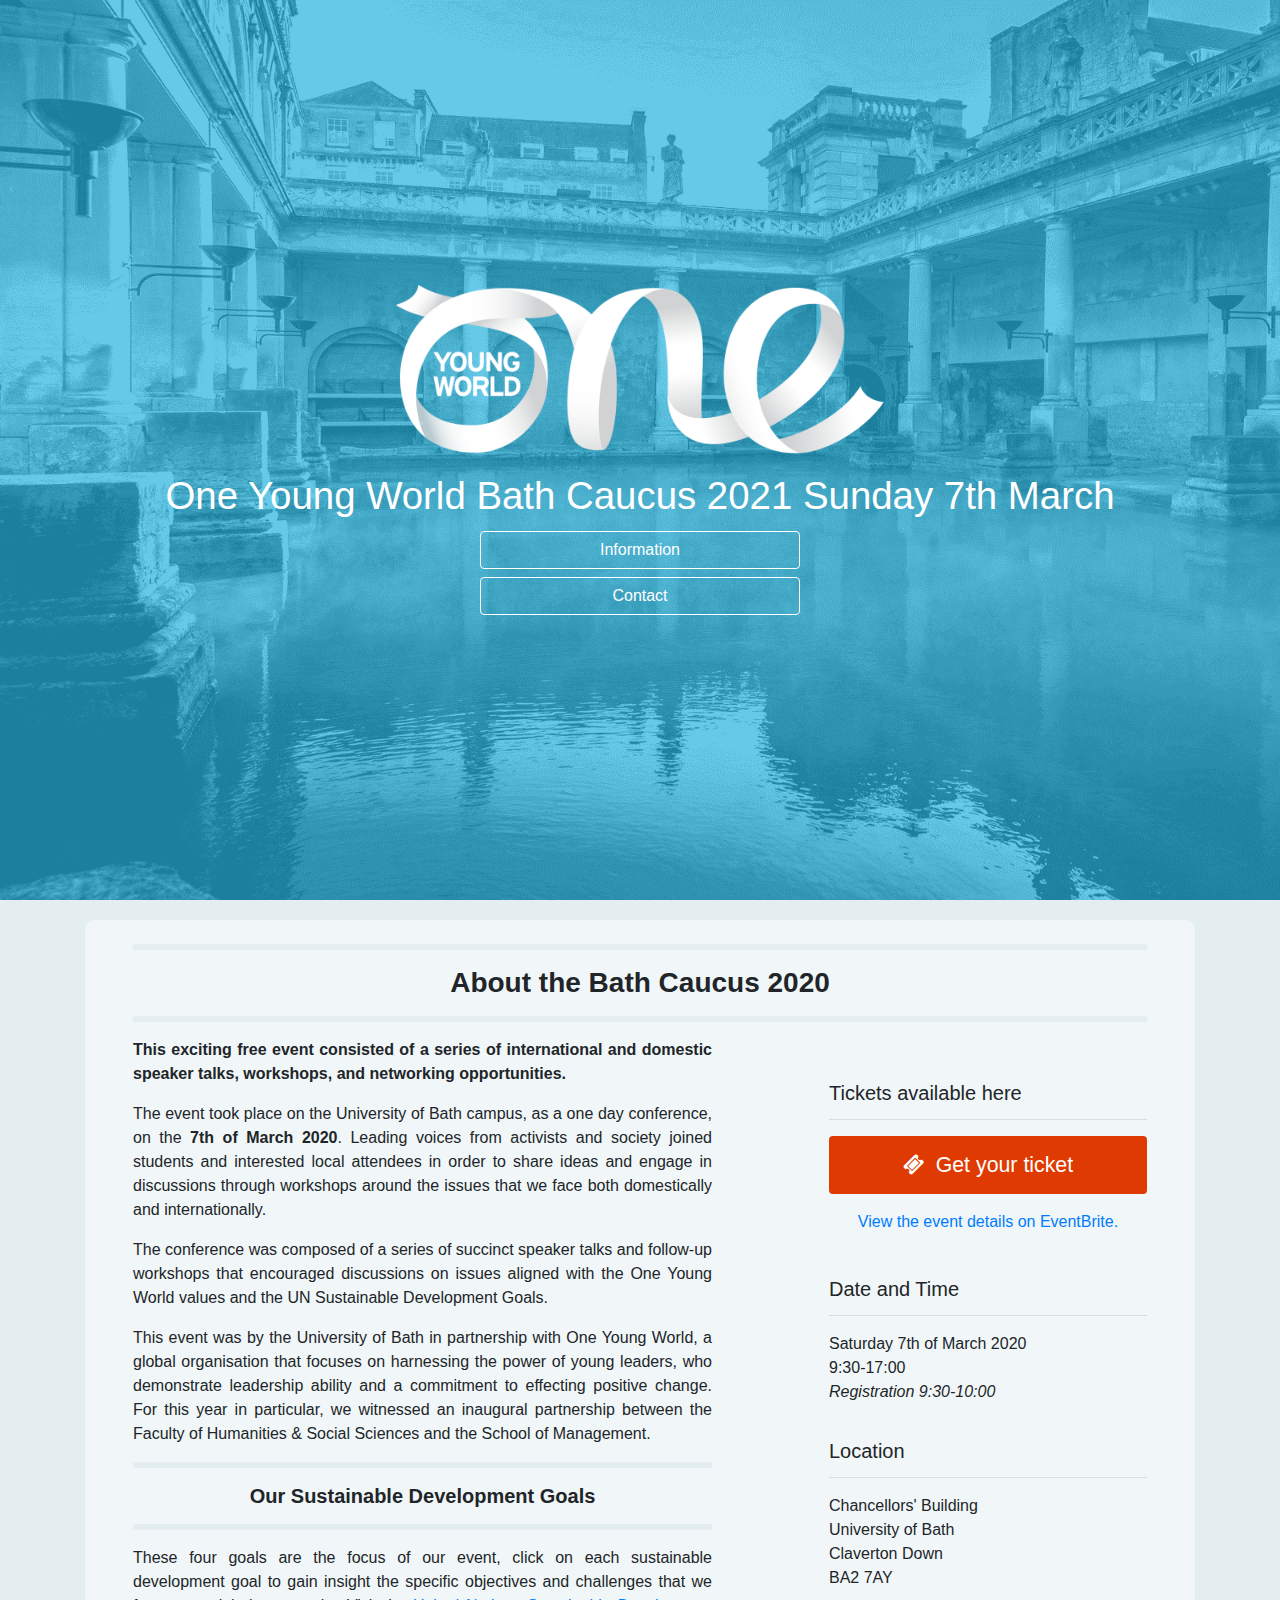
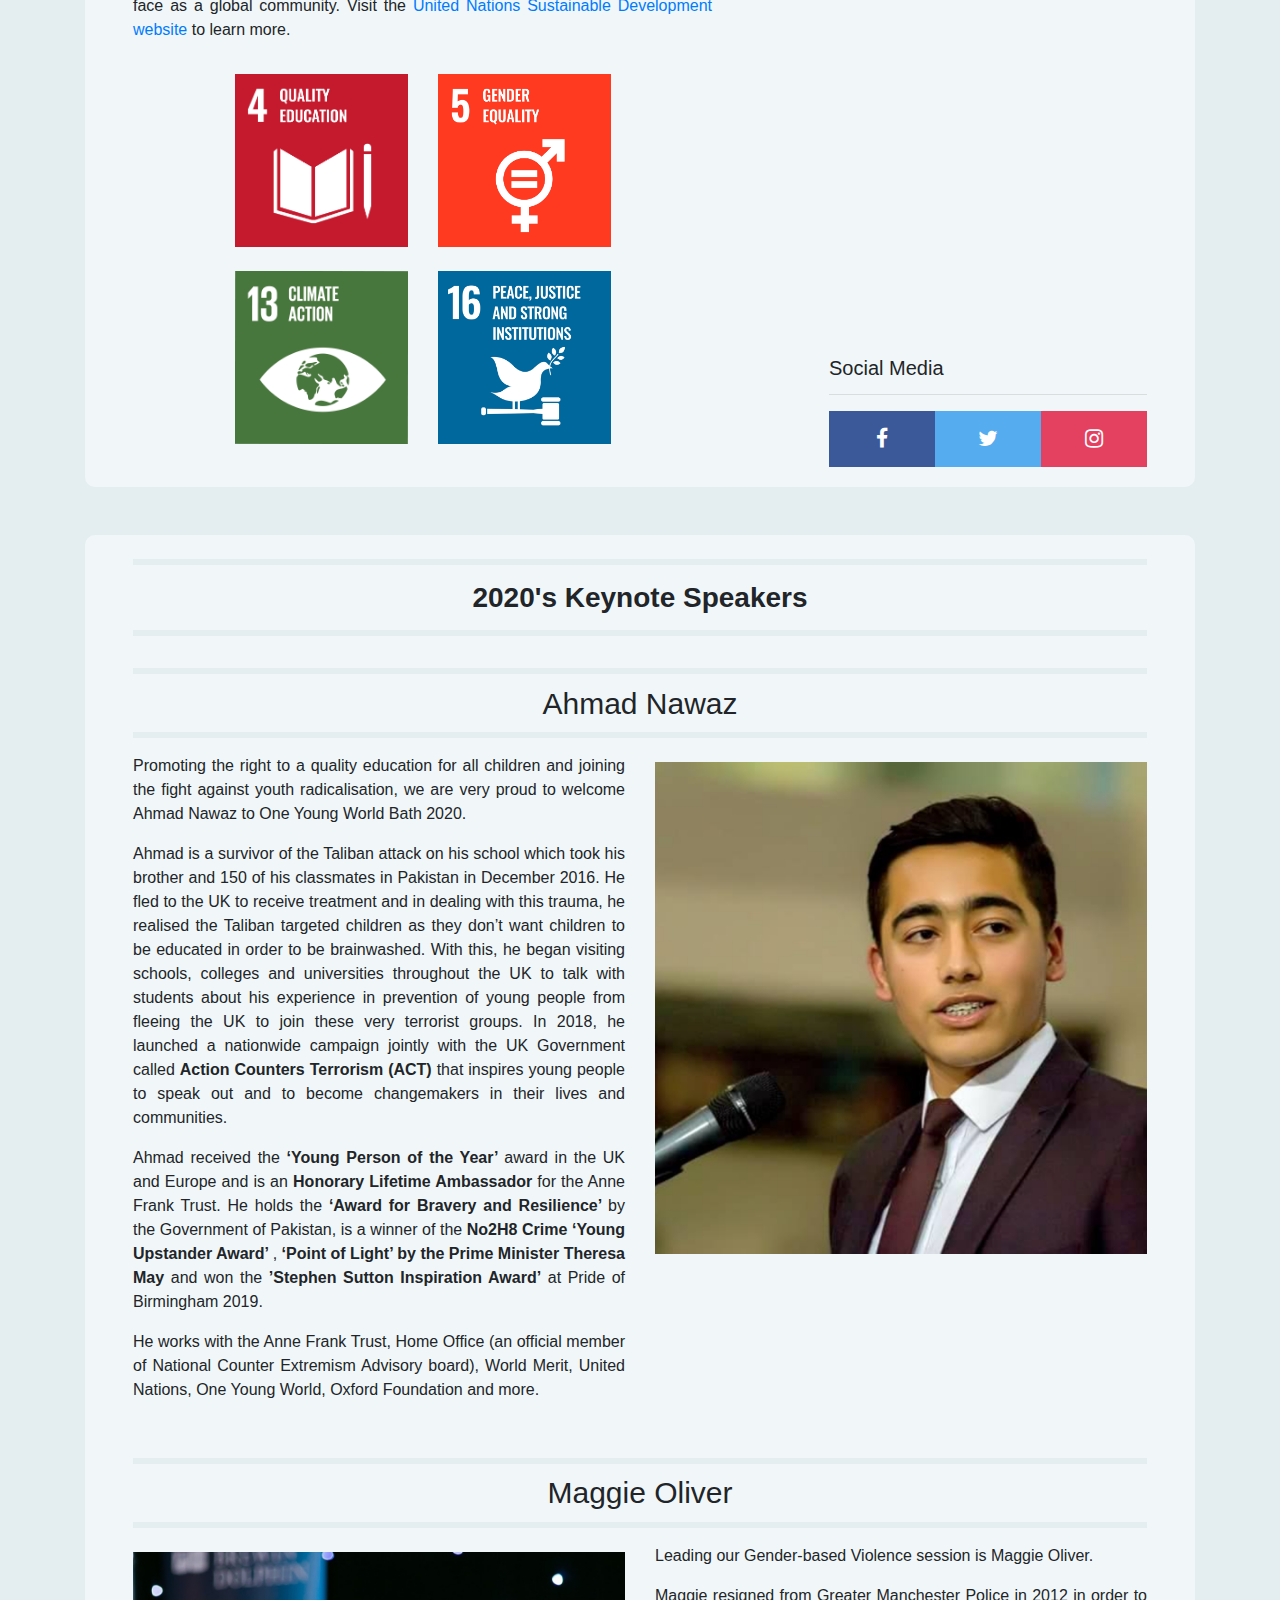
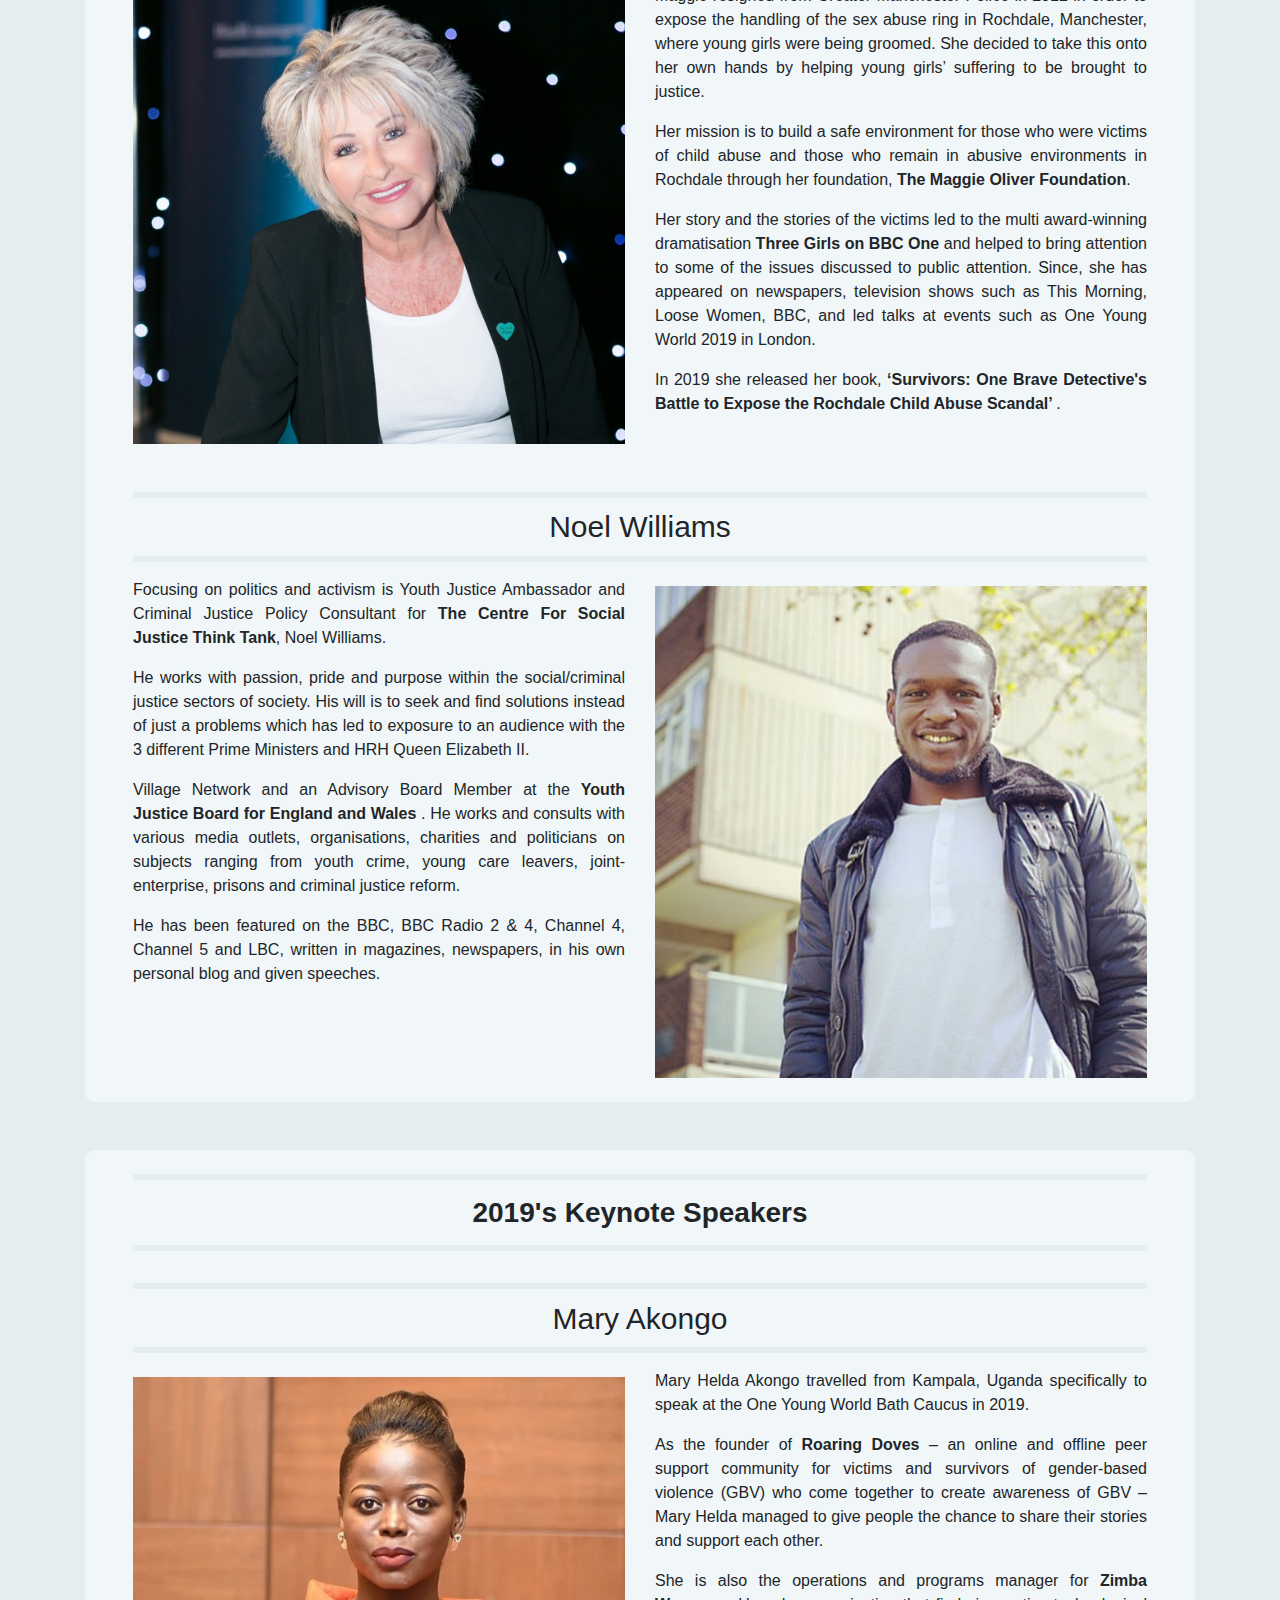
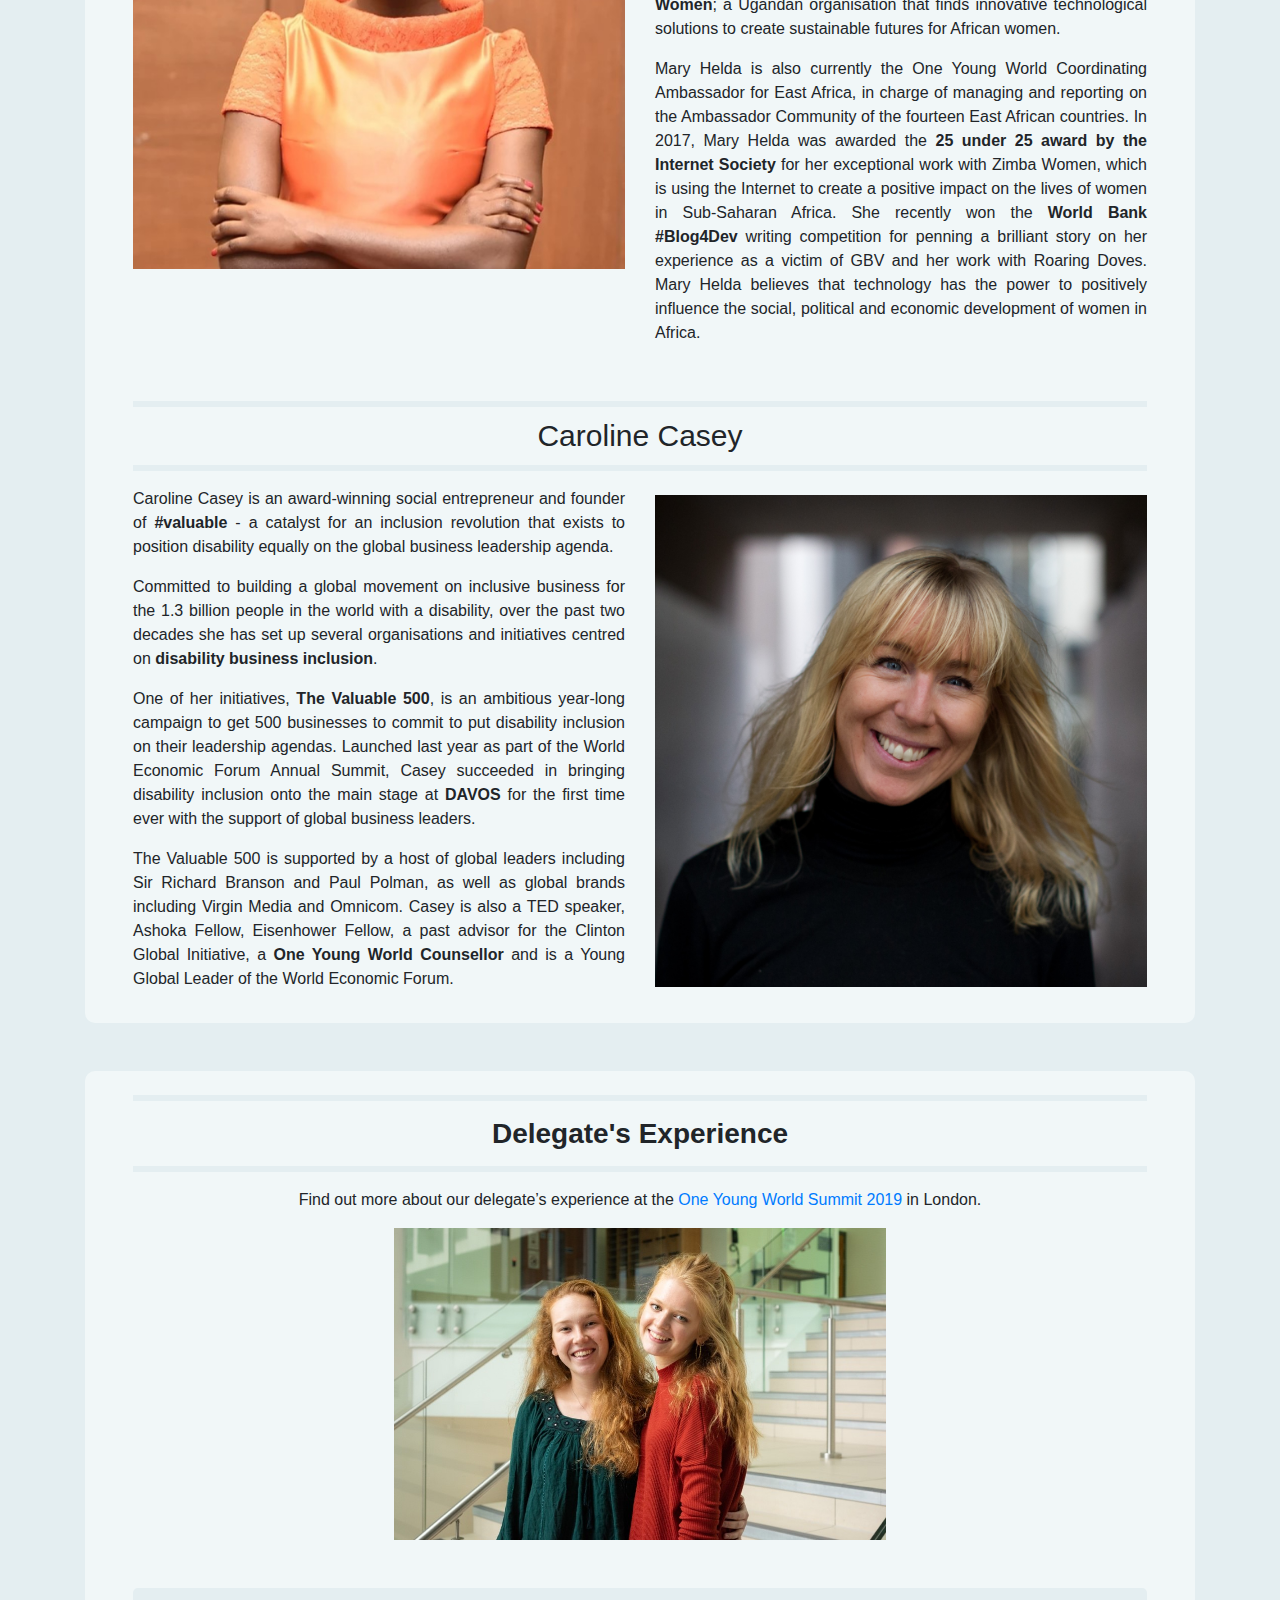
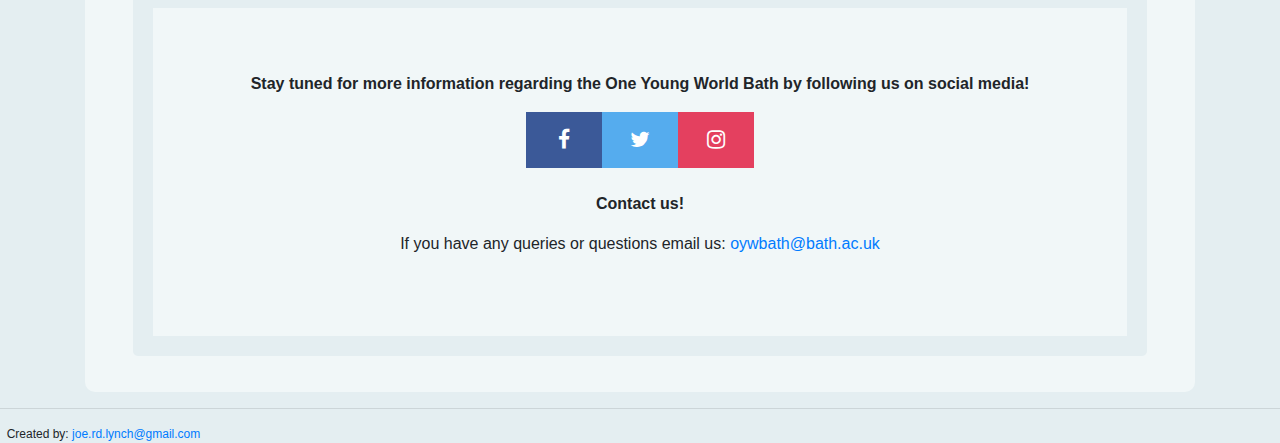
<file: index.html>
﻿<!doctype html>
<html lang="en">

    <!-- This is the header, do not edit it unless you want to change the title of the website -->
    <head>
        <title>One Young World Bath</title>
        <meta name="viewport" content="width=device-width, initial-scale=1 maximum-scale=1, user-scalable=no">
        <link rel="stylesheet" href="https://stackpath.bootstrapcdn.com/bootstrap/4.3.1/css/bootstrap.min.css" integrity="sha384-ggOyR0iXCbMQv3Xipma34MD+dH/1fQ784/j6cY/iJTQUOhcWr7x9JvoRxT2MZw1T" crossorigin="anonymous">
        <link rel="stylesheet" href="main.css">
        <link rel="shortcut icon" href="logo.ico" />
        <link rel="stylesheet" href="https://stackpath.bootstrapcdn.com/font-awesome/4.7.0/css/font-awesome.min.css">
        <meta property="og:title" content="One Young World Bath" />
        <meta property="og:image" content="images/thumbnail_resized.png" />
        <meta property="og:description" content="This exciting free event will consist of a series of international and domestic speaker talks, workshops, and networking opportunities." />
        <meta property="og:url" content="https://oneyoungworldbath.com" />
    </head>


    <body>

        <!-- START of the TITLE page -->
        <div class="container splash h-100">
            <div class="row h-100 justify-content-center align-items-center">
                <div class="text-center">

                    <!-- oyw logo -->
                    <img id="oywlogo" class="mb-3" src="images/oyw_logo.png">

                    <!-- The title, trebuchet is the font -->
                    <h2 class="trebuchet text-white" id="oywtitle">
                        One Young World Bath Caucus 2021
                        Sunday 7th March
                    </h2>

                    <!-- START of the countdown, this code manages the countdown - comment it out or delete it to remove the countdown -->
                    <!--
                    <div id="date-countdown" class="mb-3 mt-3 row justify-content-center">

                        <div class="countdown-block trebuchet lead col-xs-1 pl-2 pr-2 ml-2 mr-2">
                            <span id="weeks" class="label">
                                0
                            </span>
                            weeks
                        </div>

                        <div class="countdown-block trebuchet lead col-xs-1 pl-2 pr-2 ml-2 mr-2">
                            <span id="days" class="label">
                                0
                            </span>
                            days
                        </div>

                        <div class="countdown-block trebuchet lead col-xs-1 pl-2 pr-2 ml-2 mr-2">
                            <span id="hours" class="label">
                                0
                            </span>
                            hours
                        </div>

                        <div class="countdown-block trebuchet lead col-xs-1 pl-2 pr-2 ml-2 mr-2">
                            <span id="minutes" class="label">
                                0
                            </span>
                            mins
                        </div>

                        <div class="countdown-block trebuchet lead col-xs-1 pl-2 pr-2 ml-2 mr-2">
                            <span id="seconds" class="label">
                                0
                            </span>
                            secs
                        </div>
                    </div>
                    -->
                    <!-- END of the countdown -->

                    <div class="row justify-content-center trebuchet">
                        <button id="info_btn" type="button" class="col-xs-3 m-1 pl-1 pr-1 btn btn-outline-white">
                            Information
                        </button>
                    </div>
                    <div class="row justify-content-center trebuchet">
                        <button id="contact_btn" type="button" class="col-xs-3 m-1 pl-1 pr-1 btn btn-outline-white">
                            Contact
                        </button>
                    </div>
                </div>
            </div>
        </div>
        <!-- END of the TITLE page -->


        <!-- START of the rest of the page -->
        <div class="container-fluid" id="page_pg">
            <div id="whatson_title" class="container">

                <!-- START of description page -->
                <div class="blocks mb-5 pb-1 pl-3 pr-3 pl-md-5 pr-md-5">
                    <!-- The title -->
                    <div class="text-center mt-3 pt-2">
                        <hr class="hh">
                        <h3 class="trebuchet"><strong>About the Bath Caucus 2020</strong></h3>
                        <hr class="hh">
                    </div>

                    <!-- Description of the event -->
                    <div class="row" id="cont">

                        <!-- START of the text description on the left side of the page -->
                        <div class="col-sm-7 text-justify">
                            <p>
                                <strong>
                                    This exciting free event consisted of a series of international and domestic speaker talks, workshops, and networking opportunities.
                                </strong>
                            </p>

                            <p>
                                The event took place on the University of Bath campus, as a one day conference, on the <strong>7th of March 2020</strong>. Leading voices from activists and society joined students
                                and interested local attendees in order to share ideas and engage in discussions through workshops around the issues that we face both domestically and internationally.
                            </p>

                            <p>
                                The conference was composed of a series of succinct speaker talks and follow-up workshops that encouraged discussions on issues aligned with the One Young World values and the
                                UN Sustainable Development Goals.
                            </p>

                            <p>
                                This event was by the University of Bath in partnership with One Young World, a global organisation that focuses on harnessing the power of young leaders, who demonstrate
                                leadership ability and a commitment to effecting positive change. For this year in particular, we witnessed an inaugural partnership between the Faculty of Humanities & Social Sciences and the
                                School of Management.
                            </p>


                            <!-- This includes the SDGs under the description text - it only appears when the screen is not small (not mobile), otherwise the section (below) for the SDGs is used instead! -->
                            <!-- I did this because it looked bad with a massive empty gap after the text, and the map on the right -->
                            <div class="text-center d-none d-md-block">
                                <hr class="hh">
                                <h5 class="trebuchet"><strong>Our Sustainable Development Goals</strong></h5>
                                <hr class="hh">
                            </div>

                            <div class="text-justify">
                                <p>
                                    These four goals are the focus of our event, click on each sustainable development goal to gain insight the specific objectives and challenges that we face as a global community. Visit the
                                    <a href="https://www.bath.ac.uk/announcements/one-young-world-2019-delegates-represent-the-university-at-the-summit-in-london/">
                                        United Nations Sustainable Development website
                                    </a>
                                    to learn more.
                                </p>
                            </div>

                            <!-- First row of sustainable development squares -->
                            <div class="row mt-3 mb-md-3 justify-content-center d-none d-md-inline-flex">
                                <!-- SDG 4 -->
                                <div class="imgwrapper mb-2 col-4 col-lg-4 sdg">
                                    <a href="https://sustainabledevelopment.un.org/sdg4">
                                        <img class="img-fluid img-responsive" src="images/sdg4.png">
                                    </a>
                                </div>

                                <!-- SDG 5 -->
                                <div class="imgwrapper mb-2 col-4 col-lg-4 sdg">
                                    <a href="https://sustainabledevelopment.un.org/sdg5">
                                        <img class="img-fluid img-responsive" src="images/sdg5.png">
                                    </a>
                                </div>
                            </div>

                            <!-- Second row of sustainable development squares -->
                            <div class="row mb-3 justify-content-center d-none d-md-inline-flex">
                                <!-- SDG 13 -->
                                <div class="imgwrapper mb-2 col-4 col-lg-4 sdg">
                                    <a href="https://sustainabledevelopment.un.org/sdg13">
                                        <img class="img-fluid img-responsive" src="images/sdg13.png">
                                    </a>
                                </div>

                                <!-- SDG 16 -->
                                <div class="imgwrapper mb-2 col-4 col-lg-4 sdg">
                                    <a href="https://sustainabledevelopment.un.org/sdg16">
                                        <img class="img-fluid img-responsive" src="images/sdg16.png">
                                    </a>
                                </div>
                            </div>

                        </div>
                        <!-- END of the text description on the left -->

                        <!-- Makes a small gap between the left and right of the page -->
                        <div class="col-sm-1"></div>

                        <!-- START of the right side of the page -->
                        <div class="col-sm-4 order-first order-sm-last mb-3">

                            <!-- Get your tickets -->
                            <div class=" no-gutters ptt-5">
                                <p class="neg-margin lead">Tickets available here</p>
                                <hr style="width:100%; display:block">

                                <!-- Noscript content for added SEO -->
                                <noscript><a href="https://www.eventbrite.co.uk/e/one-young-world-bath-2020-tickets-90782393583" rel="noopener noreferrer" target="_blank"></noscript>
                                <!-- You can customize this button any way you like -->
                                <div class="row no-gutters justify-content-center">
                                    <button id="eventbrite-widget-modal-trigger-90782393583" class="col-md-12 col-12 fa fa-ticket fa-lg btn"><span class="trebuchet">&nbsp; Get your ticket</span></button>
                                    <a class="mt-3" href="https://www.eventbrite.co.uk/e/one-young-world-bath-2020-tickets-90782393583"><p>View the event details on EventBrite.</p></a>
                                </div>
                                <noscript></a>Buy Tickets on Eventbrite</noscript>

                                <script src="https://www.eventbrite.co.uk/static/widgets/eb_widgets.js"></script>

                                <script type="text/javascript">
                                    var exampleCallback = function() {
                                        console.log('Order complete!');
                                    };

                                    window.EBWidgets.createWidget({
                                        widgetType: 'checkout',
                                        eventId: '90782393583',
                                        modal: true,
                                        modalTriggerElementId: 'eventbrite-widget-modal-trigger-90782393583',
                                        onOrderComplete: exampleCallback
                                    });
                                </script>

                                <hr class="d-md-none" style="width:100%; display:block">
                                </br>
                            </div>

                            <!-- The date and the time -->
                            <div class="row no-gutters">
                                <p class="neg-margin lead">Date and Time</p>
                                <hr style="width:100%; display:block">
                                <p>
                                    Saturday 7th of March 2020<br>
                                    9:30-17:00 <br>
                                    <em>Registration 9:30-10:00</em>
                                </p>
                            </div>

                            <!-- The location -->
                            <div class="row no-gutters pt-3">
                                <p class="neg-margin lead">Location</p>
                                <hr style="width:100%; display:block">
                                <p>
                                    Chancellors' Building<br/>
                                    University of Bath<br/>
                                    Claverton Down<br/>
                                    BA2 7AY<br/>
                                    <br/>

                                    <!-- includes the map -->
                                    <div style="width: 100%">
                                        <iframe src="https://www.google.com/maps/embed?pb=!1m14!1m8!1m3!1d2490.2507153701226!2d-2.3280126!3d51.38007!3m2!1i1024!2i768!4f13.1!3m3!1m2!1s0x487181bbc3547451%3A0x68f654cf3ec6a8fb!2sChancellors&#39;+Building!5e0!3m2!1sen!2suk!4v1551212187937" width="100%" height="300" frameborder="0" style="border:0" allowfullscreen></iframe>
                                    </div></br>

                                </p>
                            </div>


                            <!-- Social media -->
                            <div class="mt-md-3 no-gutters">
                                <p class="neg-margin lead">Social Media</p>
                                <hr style="width:100%; display:block">


                                <!-- Add icons -->
                                <div class="row no-gutters justify-content-center">
                                    <a href="https://www.facebook.com/OneYoungWorldBath/" class="col-4 fa fa-facebook fa-lg"></a>
                                    <a href="https://twitter.com/oywbath" class="col-4 fa fa-twitter fa-lg"></a>
                                    <a href="https://www.instagram.com/oywbath/" class="col-4 fa fa-instagram fa-lg"></a>
                                </div>
                                <hr class="d-md-none" style="width:100%; display:block">
                            </div>
                        </div>
                        <!-- END of the right side of the page -->

                    </div>
                    <!-- END of description of the event -->


                    <!-- START of the SDG page -->
                    <!-- This is only shown on small screens (mobiles) - otherwise it is shown beneath the description text (explained above) -->
                    <div class="row">

                        <!-- The title -->
                        <div class="text-center mt-4 d-md-none">
                            <hr class="hh">
                            <h3 class="trebuchet"><strong>Our Sustainable Development Goals</strong></h3>
                            <hr class="hh">
                        </div>

                        <!-- First row of sustainable development squares -->
                        <div class="row mb-md-3 justify-content-center d-md-none">

                            <!-- SDG 4 -->
                            <div class="imgwrapper mb-2 col-4 col-lg-3 sdg">
                                <a href="https://sustainabledevelopment.un.org/sdg4">
                                    <img class="img-fluid img-responsive" src="images/sdg4.png">
                                </a>
                            </div>

                            <!-- SDG 5 -->
                            <div class="imgwrapper mb-2 col-4 col-lg-3 sdg">
                                <a href="https://sustainabledevelopment.un.org/sdg5">
                                    <img class="img-fluid img-responsive" src="images/sdg5.png">
                                </a>
                            </div>
                        </div>

                        <!-- Second row of sustainable development squares -->
                        <div class="row mb-3 justify-content-center d-md-none">

                            <!-- SDG 13 -->
                            <div class="imgwrapper mb-5 col-4 col-lg-3 sdg">
                                <a href="https://sustainabledevelopment.un.org/sdg13">
                                    <img class="img-fluid img-responsive" src="images/sdg13.png">
                                </a>
                            </div>

                            <!-- SDG 16 -->
                            <div class="imgwrapper mb-5 col-4 col-lg-3 sdg">
                                <a href="https://sustainabledevelopment.un.org/sdg16">
                                    <img class="img-fluid img-responsive" src="images/sdg16.png">
                                </a>
                            </div>
                        </div>
                    </div>
                    <!-- END of the SDG page -->
                </div>
                <!-- END description page page -->
                

            
                <!-- START of the 2020 KEYNOTE SPEAKER page -->
                <div class="blocks pb-3 pb-1 pl-3 pr-3 pl-md-5 pr-md-5">

                    <!-- The title -->
                    <div class="text-center mt-4 pt-2">
                        <hr class="hh">
                        <h3 class="trebuchet"><strong>2020's Keynote Speakers </strong></h3>
                        <hr class="hh">
                    </div>


                    <!-- AHMAD NAWAZ -->
                    <div class="row mt-md-0">

                        <!-- The title -->
                        <div class="mt-0 mt-md-0 col-12 order-xs-2 order-md-1">
                            <hr class="st hh">
                            <p class="text-center trebuchet speakerTitle lead"><strong>Ahmad Nawaz</strong></p>
                            <hr class="st1 hh">
                        </div>

                        <!-- The photo of ahmad nawaz -->
                        <div class="imgwrapper col-sm-12 col-md-6 order-xs-1 order-md-3 mb-2 mt-md-2">
                            <img class="speakerphoto img-fluid img-responsive" src="images/ahmad_nawaz_photo.png">
                        </div>

                        <!-- The description of ahmad nawaz -->
                        <div class="col-sm-12 col-md-6 d-flex flex-column order-3 order-md-2">

                            <!-- The text description -->
                            <div class="text-justify">
                                <p>
                                    Promoting the right to a quality education for all children and joining the fight against youth radicalisation, we are very proud to welcome Ahmad Nawaz to One Young World Bath 2020.
                                </p>

                                <p>
                                    Ahmad is a survivor of the Taliban attack on his school which took his brother and 150 of his classmates in Pakistan in December 2016.  He fled to the UK to receive treatment and in dealing with this trauma, he realised the Taliban targeted children as they don’t want children to be educated in order to be brainwashed. With this, he began visiting schools, colleges and universities throughout the UK to talk with students about his experience in prevention of young people from fleeing the UK to join these very terrorist groups.
                                    In 2018, he launched a nationwide campaign jointly with the UK Government called <b> Action Counters Terrorism (ACT) </b> that inspires young people to speak out and to become changemakers in their lives and communities.
                                </p>

                                <p>
                                    Ahmad received the <b> ‘Young Person of the Year’ </b> award in the UK and Europe and is an <b> Honorary Lifetime Ambassador </b> for the Anne Frank Trust. He holds the <b> ‘Award for Bravery and Resilience’ </b> by the Government of Pakistan, is a winner of the <b> No2H8 Crime ‘Young Upstander Award’ </b>, <b> ‘Point of Light’ by the Prime Minister Theresa May </b> and won the <b> ’Stephen Sutton Inspiration Award’</b> at Pride of Birmingham 2019.
                                </p>

                                <p>
                                    He works with the Anne Frank Trust, Home Office (an official member of National Counter Extremism Advisory board), World Merit, United Nations, One Young World, Oxford Foundation and more.
                                </p>
                            </div>
                        </div>
                    </div>

                    <!-- MAGGIE OLIVER -->
                    <div class="row mt-md-4">

                        <!-- The title -->
                        <div class="mt-2 mt-md-0 col-12 order-1">
                            <hr class="st hh">
                            <p class="text-center trebuchet speakerTitle lead"><strong>Maggie Oliver</strong></p>
                            <hr class="st1 hh">
                        </div>

                        <!-- The photo of maggie oliver -->
                        <div class="imgwrapper col-sm-12 col-md-6 order-2 mb-2 mt-md-2">
                            <img class="speakerphoto img-fluid img-responsive" src="images/maggie_oliver_photo.jpg">
                        </div>

                        <!-- The description of maggie oliver -->
                        <div class="col-sm-12 col-md-6 d-flex flex-column order-3">

                            <!-- The text description -->
                            <div class="text-justify">
                                <p>
                                    Leading our Gender-based Violence session is Maggie Oliver.
                                </p>
                                <p>
                                    Maggie resigned from Greater Manchester Police in 2012 in order to expose the handling of the sex abuse ring in Rochdale, Manchester, where young girls were being groomed. She decided to take this onto her own hands by helping young girls’ suffering to be brought to justice.
                                </p>
                                <p>
                                    Her mission is to build a safe environment for those who were victims of child abuse and those who remain in abusive environments in Rochdale through her foundation, <b>The Maggie Oliver Foundation</b>.
                                </p>

                                <p>
                                    Her story and the stories of the victims led to the multi award-winning dramatisation <b> Three Girls on BBC One </b> and helped to bring attention to some of the issues discussed to public attention. Since, she has appeared on newspapers, television shows such as This Morning, Loose Women, BBC, and led talks at events such as One Young World 2019 in London.
                                </p>
                                <p>
                                    In 2019 she released her book, <b> ‘Survivors: One Brave Detective's Battle to Expose the Rochdale Child Abuse Scandal’ </b>.
                                </p>
                            </div>
                        </div>
                    </div>

                    <!-- NOEL WILLIAMS -->
                    <div class="row mt-md-4">

                        <!-- The title -->
                        <div class="mt-2 mt-md-0 col-12 order-md-1">
                            <hr class="st hh">
                            <p class="text-center trebuchet speakerTitle lead"><strong>Noel Williams</strong></p>
                            <hr class="st1 hh">
                        </div>

                        <!-- The photo of noel williams -->
                        <div class="imgwrapper col-sm-12 col-md-6 order-md-3 mb-2 mt-md-2">
                            <img class="speakerphoto img-fluid img-responsive" src="images/noel_williams_photo.jpg">
                        </div>

                        <!-- The description of noel williams -->
                        <div class="col-sm-12 col-md-6 d-flex order-md-2 flex-column">

                            <!-- The text description -->
                            <div class="text-justify">
                                <p>
                                    Focusing on politics and activism is Youth Justice Ambassador and Criminal Justice Policy Consultant for <b> The Centre For Social Justice Think Tank</b>, Noel Williams.
                                </p>
                                <p>
                                    He works with passion, pride and purpose within the social/criminal justice sectors of society. His will is to seek and find solutions instead of just a problems  which has led to exposure to an audience with the 3 different Prime Ministers and HRH Queen Elizabeth II.
                                </p>

                                <p>
                                    Village Network and an Advisory Board Member at the <b> Youth Justice Board for England and Wales </b>. He works and consults with various media outlets, organisations, charities and politicians on subjects ranging from youth crime, young care leavers, joint-enterprise, prisons and criminal justice reform.

                                </p>
                                <p>
                                    He has been featured on the BBC, BBC Radio 2 & 4, Channel 4, Channel 5 and LBC, written in magazines, newspapers, in his own personal blog and given speeches.
                                </p>
                            </div>
                        </div>
                    </div>
                </div>
                <!-- END of the 2020 KEYNOTE SPEAKER page -->

                <!-- START of the 2019 KEYNOTE SPEAKER page -->
                <div class="blocks pb-3 pl-3 pr-3 pl-md-5 pr-md-5">
                    <!-- The title -->
                    <div class="text-center mt-5 pt-2">
                        <hr class="hh">
                        <h3 class="trebuchet"><strong>2019's Keynote Speakers </strong></h3>
                        <hr class="hh">
                    </div>


                    <!-- MARY HELDA AKONGO -->
                    <div class="row mt-md-0">

                        <!-- The title -->
                        <div class="mt-2 mt-md-0 col-12 order-md-1">
                            <hr class="st hh">
                            <p class="text-center trebuchet speakerTitle lead"><strong>Mary Akongo</strong></p>
                            <hr class="st1 hh">
                        </div>

                        <!-- The photo of mary akongo -->
                        <div class="imgwrapper col-sm-12 col-md-6 order-xs-1 order-md-2 mb-2 mt-md-2">
                            <img class="speakerphoto img-fluid img-responsive" src="images/mary_photo.jpg">
                        </div>

                        <!-- The description of mary akongo -->
                        <div class="col-sm-12 col-md-6 d-flex flex-column order-md-3">

                            <!-- The text description -->
                            <div class="text-justify">
                                <p>
                                    Mary Helda Akongo travelled from Kampala, Uganda specifically to speak at the One Young World Bath Caucus in 2019.
                                </p>

                                <p>
                                    As the founder of <strong>Roaring Doves</strong> – an online and offline peer support community for victims and survivors of gender-based violence (GBV) who come
                                    together to create awareness of GBV – Mary Helda managed to give people the chance to share their stories and support each other.
                                </p>

                                <p>
                                    She is also the operations and programs manager for <strong>Zimba Women</strong>; a Ugandan organisation that finds innovative technological solutions to create
                                    sustainable futures for African women.
                                </p>

                                <p>
                                    Mary Helda is also currently the One Young World Coordinating Ambassador for East Africa, in charge of managing and reporting on the Ambassador Community of the
                                    fourteen East African countries. In 2017, Mary Helda was awarded the <strong>25 under 25 award by the Internet Society</strong> for her exceptional work with
                                    Zimba Women, which is using the Internet to create a positive impact on the lives of women in Sub-Saharan Africa. She recently won the <strong>World Bank
                                    #Blog4Dev </strong> writing competition for penning a brilliant story on her experience as a victim of GBV and her work with Roaring Doves. Mary Helda believes
                                    that technology has the power to positively influence the social, political and economic development of women in Africa.
                                </p>
                            </div>
                        </div>
                    </div>

                    <!-- CAROLINE CASEY -->
                    <div class="row mt-md-4">

                        <!-- The title -->
                        <div class="mt-2 mt-md-0 col-12 order-md-1">
                            <hr class="st hh"> 
                            <p class=" text-center trebuchet speakerTitle lead"><strong>Caroline Casey</strong></p>
                            <hr class="st1 hh">
                        </div>

                        <!-- The photo of caroline casey -->
                        <div class="imgwrapper col-sm-12 col-md-6 order-xs-1 order-md-3 mb-2 mt-md-2">
                            <img class="speakerphoto img-fluid img-responsive" src="images/caroline_photo.png">
                        </div>


                        <!-- The description of caroline casey -->
                        <div class="col-sm-12 col-md-6 d-flex flex-column order-md-2">

                            <!-- The text description -->
                            <div class="text-justify">
                                <p>
                                    Caroline Casey is an award-winning social entrepreneur and founder of <strong>#valuable</strong>
                                    - a catalyst for an inclusion revolution that exists to position disability equally on the global business leadership agenda.
                                </p>

                                <p>
                                    Committed to building a global movement on inclusive business for the 1.3 billion people in the world with a disability, over the past two decades she has set
                                    up several organisations and initiatives centred on <strong>disability business inclusion</strong>.
                                </p>

                                <p>
                                    One of her initiatives, <strong>The Valuable 500</strong>, is an ambitious year-long campaign to get 500 businesses to commit to put disability inclusion on
                                    their leadership agendas. Launched last year as part of the World Economic Forum Annual Summit, Casey succeeded in bringing disability inclusion onto the main
                                    stage at <strong>DAVOS</strong> for the first time ever with the support of global business leaders.
                                </p>

                                <p>
                                    The Valuable 500 is supported by a host of global leaders including Sir Richard Branson and Paul Polman, as well as global brands including Virgin Media and
                                    Omnicom. Casey is also a TED speaker, Ashoka Fellow, Eisenhower Fellow, a past advisor for the Clinton Global Initiative, a <strong>One Young World Counsellor</strong>
                                    and is a Young Global Leader of the World Economic Forum.
                                </p>
                            </div>
                        </div>
                    </div>
                </div>
                <!-- END of the 2019 KEYNOTE SPEAKER page -->

                <!-- START of the DELEGATE'S EXPERIENCE page -->
                <div class="blocks pb-1 pl-3 pr-3 pl-md-5 pr-md-5">
                    <!-- The title -->
                    <div class="text-center mt-4 mt-md-5 pt-2">
                        <hr class="hh">
                        <h3 class="trebuchet"><strong>Delegate's Experience</strong></h3>
                        <hr class="hh">
                    </div>

                    <!-- The picture and the text, the <a> tag works like this:  <a href="link.com"> this text will link to link.com </a> -->
                    <div class="text-center">   
                        <p>Find out more about our delegate’s experience at the 
                            <a href="https://www.bath.ac.uk/announcements/one-young-world-2019-delegates-represent-the-university-at-the-summit-in-london/">
                                One Young World Summit 2019
                            </a>
                             in London.
                        </p>

                        <!-- The photo of the girls -->
                        <div class="row mb-md-3 justify-content-center">
                            <div class="imgwrapper col-md-6">
                                <img class="img-fluid img-responsive" src="images/delegate_girls.jpg">
                            </div>
                        </div>
                    </div>

                    <!-- Creates the grey rectangle -->
                    <div id="watch-this-space" class="jumbotron text-center mt-5">
                        <p>
                            <strong>
                                Stay tuned for more information regarding the One Young World Bath by
                                following us on social media!
                            </strong>
                        </p>

                        <!-- Add icons -->
                        <div class="row no-gutters justify-content-center mb-4">
                            <a href="https://www.facebook.com/OneYoungWorldBath/" class="col-4 col-md-1 fa fa-facebook fa-lg"></a>
                            <a href="https://twitter.com/oywbath" class="col-4 col-md-1 fa fa-twitter fa-lg"></a>
                            <a href="https://www.instagram.com/oywbath/" class="col-4 col-md-1 fa fa-instagram fa-lg"></a>
                        </div>

                        <p><strong> Contact us! </strong></p>
                        <p>If you have any queries or questions email us: <a href="mailto:oywbath@bath.co.uk" target="_blank">oywbath@bath.ac.uk</a></p>
                    </div>
                </div>
                <!-- END of the DELEGATE'S EXPERIENCE page -->
            </div>
        </div>
        <!-- END of the rest of the page -->

        <!-- line right at the bottom of the page -->
        <hr>
        <p style="font-size: 12px">&nbsp;&nbsp;Created by: <a href="mailto:joe.rd.lynch@gmail.com" target="_blank">joe.rd.lynch@gmail.com</a></p>
        <!-- Do not delete any of these -->
        <script src="https://code.jquery.com/jquery-3.3.1.slim.min.js" integrity="sha384-q8i/X+965DzO0rT7abK41JStQIAqVgRVzpbzo5smXKp4YfRvH+8abtTE1Pi6jizo" crossorigin="anonymous"></script>
        <script src="https://cdnjs.cloudflare.com/ajax/libs/popper.js/1.14.7/umd/popper.min.js" integrity="sha384-UO2eT0CpHqdSJQ6hJty5KVphtPhzWj9WO1clHTMGa3JDZwrnQq4sF86dIHNDz0W1" crossorigin="anonymous"></script>
        <script src="https://stackpath.bootstrapcdn.com/bootstrap/4.3.1/js/bootstrap.min.js" integrity="sha384-JjSmVgyd0p3pXB1rRibZUAYoIIy6OrQ6VrjIEaFf/nJGzIxFDsf4x0xIM+B07jRM" crossorigin="anonymous"></script>
        <script src="https://ajax.googleapis.com/ajax/libs/jquery/3.3.1/jquery.min.js"></script>
        <script src="main.js"></script>

    </body>

</html>
</file>
<file: main.css>
/* This sets the background colour of the whole webpage */
body, html {
    height: 100%;
}
    
/* This sets the background of the splash screen, the screen at the very start */
.splash {
    background-image:url(images/web_bg.png);
    background-repeat: no-repeat;
    background-size: cover;
    overflow: hidden;
    max-width: 100%;
}
    
/* Used when we have a countdown */
.countdown-block{
    text-align: center;
    color:white;
    width:8vmax;
}
    
/* Change the colour of a piece of text */
.label{
    color:white;
    display:block;
}

/* Size of the "information" button */
#info_btn, #contact_btn{
    width:45vmax;
}

.st {
    margin-bottom:0.4rem;
}

.st1{   
    margin-top:0.4rem;
}

.speakerTitle{
    margin-bottom:0;
}

/* For screens that are 576 pixels and below */
@media only screen and (max-width: 576px) {

    .countdown-block{
        font-size:14px;
    }

    .label{
        font-size:20px;
    }
      
    .sdg{
        padding-right: 5px !important;
        padding-left: 5px !important;
    }
    
    .imgsm{
        width:110%;
        margin-left:-5%;
    }
    
    #info_btn, #contact_btn{
        width:45vmax;
    }
    
    .ptt-5 {
        padding-top:15px;
    }
    
    .speakerTitle{
        font-size:3vmax;
    }
}

/* For screens that are 576 pixels and above */
@media only screen and (min-width: 576px) {

    .countdown-block{
        font-size:14px;
    }

    .label{
        font-size:20px;
    }

    #info_btn, #contact_btn{
        width:25vmax;
    }

    .ptt-5 {
        padding-top:40px;
    }

    .speakerTitle{
        font-size:30px;
    }

}

/* For screens that are 992 pixels and above */
@media only screen and (min-width: 992px) {

    .countdown-block{
        font-size: 20px;
    }

    .label{
        font-size: 26px;
    }

    #info_btn, #contact_btn{
        width:25vmax;
    }
    
    .ptt-5 {
        padding-top:40px;
    }

    .speakerTitle{
        font-size:30px;
    }

}
 
/* style of the "information" button */
.btn-outline-white{
    border-color:#ffffff;
    color:#ffffff;
}

/* size of the oyw logo */
#oywlogo{
    width: 40vmax;
}

/* sets the font to trebuchet */
.trebuchet{
    font-family: "Trebuchet MS", Helvetica, sans-serif;
}

.blocks{
    background-color: #F1F7F8;
    margin:20px 0 10px 0;
    border-radius: 10px;
}

/* obsolete at the moment */
#buytickets_title, #oywtitle{
    font-size: 3vmax;
}

#buytickets_pg, #page_pg, body, html{
    background-color:#E4EEF1;
}

/* obsolete at the moment */
#video{
    width:53.1vmax;  /* 1.77 */
    height:30vmax;   /*  1   */ 
}

/* used for styling the display of the 2 columns under the "about the event" page */
.no-gutters {
  margin-right: 0;
  margin-left: 0;
  padding-right: 0;
  padding-left: 0;
}

/* used for the date and time position */
.neg-margin{
    margin-bottom:-5px;
}

/* Style all font awesome icons - facebook, instagram, twitter */
.fa {
  padding: 15px;
  padding-top: 20px;
  padding-bottom: 20px;
  font-size: 40px;
  width: 50px;
  text-align: center;
  text-decoration: none;
  color:white;
}

.hh{
    background-color:#E4EEF1;
    border-color:#E4EEF1;
    height:5px;
}

#watch-this-space{
    background-color:#F1F7F8;
    border-color:red;
    border: solid 20px;
    border-color: #E4EEF1;
}

/* Add a hover effect */
.fa:hover {
  opacity: 0.7;
  text-decoration: none;
  cursor:pointer;
  color:black;
}

/* Set a specific color for each brand */

/* Facebook */
.fa-facebook {
  background: #3B5998;
  color: white;
}

/* Twitter */
.fa-twitter {
  background: #55ACEE;
  color: white;
}

/* Instagram */
.fa-instagram {
  background: #e4405f;
  color: white;
}

.fa-ticket {
    background: #DF3A01;
    color: white;
}
</file>
